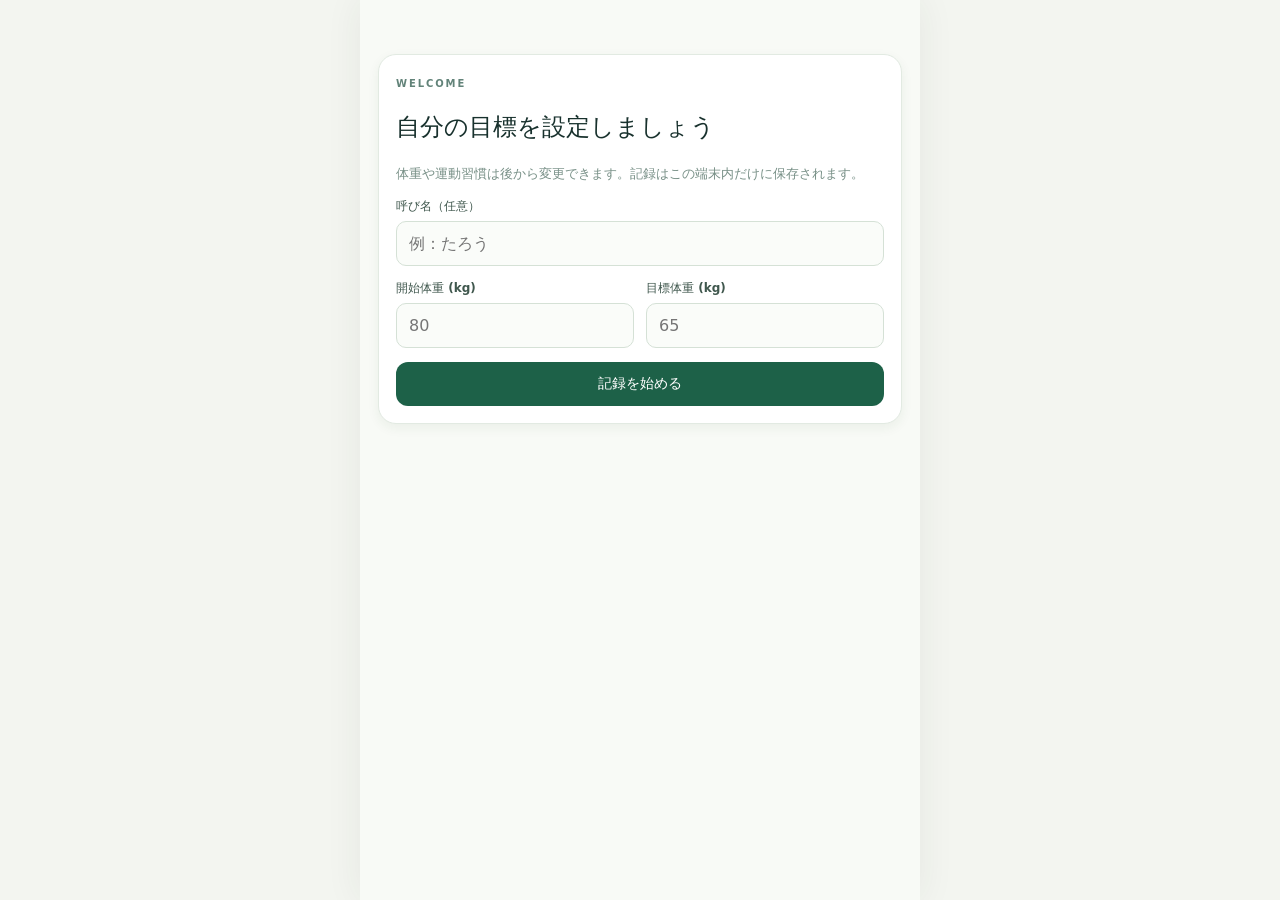
<file: index.html>
<!doctype html><html lang="ja"><head><meta charset="utf-8"><meta name="viewport" content="width=device-width,initial-scale=1,viewport-fit=cover"><meta name="theme-color" content="#142a29"><meta name="description" content="目標・運動・食事を自分で設定できる健康記録アプリ"><link rel="manifest" href="./manifest.webmanifest"><link rel="icon" href="./icons/icon-192.png"><link rel="stylesheet" href="./style.css?v=30"><title>からだログ</title></head><body><div class="shell"><section id="welcome" class="welcome" hidden><div class="panel"><span class="eyebrow">WELCOME</span><h2>自分の目標を設定しましょう</h2><p class="muted">体重や運動習慣は後から変更できます。記録はこの端末内だけに保存されます。</p><form id="welcomeForm"><label>呼び名（任意）<input id="welcomeName" maxlength="30" placeholder="例：たろう"></label><div class="two"><label>開始体重 (kg)<input type="number" id="welcomeStart" min="30" max="250" step="0.1" required placeholder="80"></label><label>目標体重 (kg)<input type="number" id="welcomeGoal" min="30" max="250" step="0.1" required placeholder="65"></label></div><button class="primary" type="submit">記録を始める</button></form></div></section><header><div><span class="eyebrow" id="greeting">MY HEALTH JOURNEY</span><h1>からだログ <span>↗</span></h1><p id="todayLabel"></p></div><button class="iconbtn" id="installBtn" hidden>アプリを追加</button></header><main><section id="home" class="page active"><div class="hero"><div class="hero-top"><div><small>最新の体重</small><div class="weight" id="latestWeight">80.0 <span>kg</span></div></div><div class="target"><small>目標体重</small><strong id="heroGoal">65.0 kg</strong></div></div><div class="track"><div id="progressFill"></div></div><div class="hero-bottom"><span id="remaining">あと15.0kg</span><span id="progressPct">0% 達成</span></div></div><div class="section-head"><h2>今日のプラン</h2><span class="pill" id="dayBadge"></span></div><div class="plan" id="planCards"></div><div class="section-head"><h2>今日の記録</h2><span class="muted">約1分</span></div><form id="entryForm" class="panel"><label>記録日 <input type="date" id="entryDate" required></label><div class="two"><label>朝の体重 (kg)<input id="weight" type="number" min="30" max="250" step="0.1" placeholder="例 79.8"></label><label>歩数<input id="steps" type="number" min="0" max="100000" step="1" placeholder="例 8500"></label></div><div class="two"><label>ゴルフ練習 (分)<input id="golf" type="number" min="0" max="600" step="5" placeholder="例 60"></label><label>ビール (350ml換算本数)<input id="beer" type="number" min="0" max="30" step="0.5" placeholder="例 2"></label></div><div class="checks"><label><input type="checkbox" id="strength"> 筋トレを実施</label><label><input type="checkbox" id="ramen"> ラーメンを食べた</label><label><input type="checkbox" id="soup"> スープを控えめにした</label></div><label>夕食<input id="dinner" maxlength="100" placeholder="例：焼き鳥＋サラダ"></label><label>メモ（任意）<textarea id="memo" rows="2" maxlength="500" placeholder="体調、外食、ゴルフの調子など"></textarea></label><button class="primary" type="submit">今日の記録を保存</button><p class="feedback" id="saveMessage" role="status"></p></form></section><section id="workout" class="page"><div class="section-head"><h2>筋トレメニュー</h2><span class="pill">週2回・15〜20分</span></div><div class="panel"><h3 id="workoutTitle">今日の筋トレ</h3><p class="muted" id="workoutIntro"></p><label>確認する日付<input type="date" id="workoutDate"></label><div class="workout-progress"><div class="track"><div id="workoutProgress"></div></div><p class="muted tiny" id="workoutCount">0 / 6 種目完了</p></div></div><div id="workoutExercises" class="workout-list"></div><div class="panel"><p class="muted">痛みが出る動きは中止してください。最初は各1セットでもOK。肩を長く伸ばすストレッチはゴルフ練習後がおすすめです。</p><button type="button" class="secondary" id="resetWorkout">この日のチェックをリセット</button></div></section><section id="history" class="page"><div class="section-head"><h2>体重の推移</h2><span class="pill">7日平均</span></div><div class="panel"><div id="chartEmpty" class="muted">体重を記録するとグラフが表示されます。</div><svg id="weightChart" viewBox="0 0 340 200" role="img" aria-label="体重推移グラフ" style="display:none;width:100%"></svg><p class="muted tiny">点：日ごとの体重　線：7日間の移動平均</p></div><div class="section-head"><h2>最近の記録</h2></div><div id="historyList" class="list"></div></section><section id="insights" class="page"><div class="section-head"><h2>直近7日間</h2></div><div class="stats" id="stats"></div><div class="panel"><h3>今週の振り返り</h3><p id="insightText" class="muted"></p></div><div class="panel"><h3>基本方針</h3><p><span id="policyText"></span></p><p class="muted tiny">摂取エネルギーは当初1日平均1,900〜2,100kcalを目安にし、体重の7日平均や体調で調整。食事のカロリーは自動推定していません。</p></div></section><section id="settings" class="page"><div class="section-head"><h2>設定とバックアップ</h2></div><div class="panel"><h3>自分のプロフィール</h3><label>呼び名<input id="profileName" maxlength="30" placeholder="任意"></label><div class="two"><label>年齢（任意）<input id="profileAge" type="number" min="10" max="110"></label><label>身長 cm（任意）<input id="profileHeight" type="number" min="100" max="230" step="0.1"></label></div><label>歩数の目標（歩/日）<input id="profileSteps" type="number" min="1000" max="40000" step="500"></label><label>普段の運動（自由入力）<input id="profileActivity" maxlength="80" placeholder="例：ゴルフ打ちっぱなし60分"></label><label>運動する曜日</label><div id="activityDays" class="day-select"></div><label>筋トレする曜日</label><div id="strengthDays" class="day-select"></div><label>昼食の方針<input id="profileLunch" maxlength="140" placeholder="例：外食、野菜も意識"></label><label>夕食の方針<input id="profileDinner" maxlength="140" placeholder="例：肉＋野菜"></label><label>飲み物の目標（自由入力）<input id="profileDrink" maxlength="120" placeholder="例：ビールは2本以内"></label><button id="saveProfile" type="button" class="primary">プロフィールを保存</button></div><div class="panel"><label>開始時体重 (kg)<input type="number" id="startWeight" min="30" max="250" step="0.1" value="80"></label><label>目標体重 (kg)<input type="number" id="goalWeight" min="30" max="250" step="0.1" value="65"></label><button id="saveSettings" class="primary" type="button">目標を保存</button></div><div class="panel"><h3>データの保存</h3><p class="muted">記録はこのブラウザの端末内ストレージに保存されます。別の端末とは同期されません。定期的にバックアップしてください。</p><button id="exportCsv" class="secondary" type="button">CSVを書き出す</button><button id="exportJson" class="secondary" type="button">バックアップ(JSON)</button><label class="import">バックアップを復元<input type="file" id="importJson" accept="application/json,.json"></label><button id="clearData" class="danger" type="button">すべての記録を削除</button></div><div class="panel"><h3>インストール方法</h3><p class="muted">HTTPSで公開後、AndroidのChromeで開き、右上の「︙」→「アプリをインストール」または「ホーム画面に追加」を選択します。</p></div><p class="tiny muted">健康管理の参考用で、医療機器ではありません。体調不良、強い疲労、飲酒を減らした際の震えや発汗などがある場合は医療者に相談してください。</p></section></main><nav aria-label="メインメニュー"><button data-page="home" class="active">⌂<span>今日</span></button><button data-page="workout">💪<span>筋トレ</span></button><button data-page="history">⌁<span>体重</span></button><button data-page="insights">▥<span>週間</span></button><button data-page="settings">⚙<span>設定</span></button></nav></div><script src="./app.js?v=30" defer></script></body></html>
</file>
<file: style.css>
:root{font-family:system-ui,-apple-system,"Noto Sans JP",sans-serif;color:#18312d;background:#f3f5f0;font-synthesis:none}*{box-sizing:border-box}body{margin:0}.shell{max-width:560px;margin:auto;min-height:100dvh;background:#f8faf6;padding:24px 18px 104px}header{display:flex;justify-content:space-between;align-items:start;margin-bottom:24px}.eyebrow{font-size:10px;font-weight:800;letter-spacing:.19em;color:#628379}h1{font-size:29px;letter-spacing:-.04em;margin:5px 0 3px}h1 span{color:#79a86e}header p{margin:0;color:#789087;font-size:13px}.iconbtn{border:1px solid #bcd0c3;border-radius:12px;background:#fff;padding:10px;font-weight:700;color:#225443}.hero{background:linear-gradient(135deg,#163b35,#2b6250);color:white;border-radius:22px;padding:23px;box-shadow:0 12px 26px #1c45321c}.hero-top,.hero-bottom{display:flex;justify-content:space-between;align-items:end}.hero small{font-size:12px;color:#c3dfd2}.weight{font-size:43px;font-weight:800;letter-spacing:-.06em;margin-top:3px}.weight span{font-size:18px;font-weight:500}.target{text-align:right;padding-bottom:7px}.target strong{display:block;font-size:18px;margin-top:7px}.track{height:9px;background:#ffffff30;border-radius:99px;margin:19px 0 10px;overflow:hidden}.track div{height:100%;background:#b8e68d;border-radius:99px;transition:width .3s}.hero-bottom{font-size:12px;color:#d5e6db}.section-head{display:flex;justify-content:space-between;align-items:center;margin:24px 1px 12px}.section-head h2{font-size:18px;margin:0}.pill{background:#e4eee6;color:#3b6952;border-radius:30px;padding:6px 11px;font-size:11px;font-weight:700}.plan{display:grid;gap:9px}.plan-card{display:flex;gap:12px;align-items:start;padding:14px;background:#fff;border:1px solid #e4ebe4;border-radius:15px}.plan-card .emoji{font-size:24px;min-width:30px}.plan-card strong{font-size:14px}.plan-card p{margin:4px 0 0;color:#647b70;font-size:12px;line-height:1.6}.panel{background:white;border:1px solid #e2eae2;border-radius:18px;padding:17px;margin-bottom:13px;box-shadow:0 4px 12px #274c2710}form{display:grid;gap:13px}label{font-size:12px;font-weight:700;display:block;color:#40584e}input:not([type=checkbox]):not([type=file]),select,textarea{display:block;width:100%;border:1px solid #d5e1d6;border-radius:10px;background:#fafcf9;padding:12px;font-size:16px;color:#213b30;margin-top:6px;font-family:inherit}.two{display:grid;grid-template-columns:1fr 1fr;gap:12px}.checks{display:grid;gap:12px;padding:5px 0}.checks label{font-size:13px}.checks input{accent-color:#237650;transform:scale(1.2);margin-right:8px}.primary,.secondary,.danger,.import{display:block;width:100%;border:0;border-radius:12px;padding:13px 12px;font-size:14px;font-weight:800;cursor:pointer;text-align:center}.primary{background:#1d6148;color:white}.secondary{background:#e8f1e9;color:#245e43;margin-top:10px}.danger{background:#fff0ef;color:#ad3d39;margin-top:15px}.import{background:#e8f1e9;color:#245e43;margin-top:10px}.import input{display:none}.feedback{margin:0;text-align:center;font-size:12px;color:#1c7b50;min-height:15px}.muted{color:#789087;font-size:13px;line-height:1.7}.tiny{font-size:11px}.page{display:none}.page.active{display:block}.list{display:grid;gap:9px}.history-row{background:white;border:1px solid #e4ebe4;border-radius:13px;padding:13px;display:flex;justify-content:space-between;gap:12px}.history-row strong{font-size:14px}.history-row p{margin:5px 0 0;font-size:11px;color:#789087}.stats{display:grid;grid-template-columns:1fr 1fr;gap:10px;margin-bottom:15px}.stat{padding:16px;background:white;border:1px solid #e4ebe4;border-radius:16px}.stat strong{display:block;font-size:24px;margin:7px 0}.stat small{font-size:11px;color:#789087}h3{margin:0 0 10px;font-size:15px}.panel p{line-height:1.7;font-size:13px}nav{position:fixed;bottom:0;left:50%;transform:translateX(-50%);width:min(560px,100%);display:flex;background:#fff;border-top:1px solid #e0e9e0;padding:9px 8px calc(9px + env(safe-area-inset-bottom));box-shadow:0 -5px 24px #2341230a}nav button{flex:1;background:transparent;border:0;color:#82958b;font-size:23px;display:flex;flex-direction:column;align-items:center;gap:2px;cursor:pointer}nav button span{font-size:10px;font-weight:700}nav button.active{color:#1b714d}#weightChart text{font-size:10px;fill:#80958b}#weightChart .line{fill:none;stroke:#25845d;stroke-width:3;stroke-linecap:round;stroke-linejoin:round}#weightChart .gridline{stroke:#e0e9e1;stroke-width:1}#weightChart circle{fill:#25845d}#weightChart .dotline{fill:none;stroke:#9dc9a9;stroke-width:1.5;stroke-dasharray:4 4}@media(min-width:600px){.shell{box-shadow:0 0 35px #253d2412}}

/* Workout guide v2 */
.workout-list{display:grid;gap:12px;margin-bottom:16px}.exercise-card{background:#fff;border:1px solid #e2eae2;border-radius:17px;padding:16px}.exercise-top{display:flex;align-items:center;gap:12px}.exercise-icon{font-size:26px;background:#eaf3e9;border-radius:12px;padding:8px}.exercise-title{display:grid;gap:3px}.exercise-title strong{font-size:15px}.exercise-title small{color:#71877a;font-size:11px}.exercise-dose{font-size:15px;font-weight:800;color:#216447;margin:12px 0}.exercise-card p{font-size:13px;line-height:1.7;margin:8px 0}.exercise-tip{color:#637e6d}.exercise-check{display:flex;align-items:center;gap:10px;background:#eef6ed;padding:12px;border-radius:11px;margin-top:12px;font-size:14px}.exercise-check input{width:19px;height:19px;accent-color:#1d6148}.workout-progress .track{height:8px;background:#e3eee4;margin-bottom:5px}.workout-progress .track div{height:100%;background:#3c9564;border-radius:20px}.workout-progress{margin-top:12px}nav button{font-size:20px}nav button span{font-size:10px}

.day-select{display:flex;flex-wrap:wrap;gap:8px;margin:8px 0 16px}.day-select label{padding:9px 10px;background:#e8f1e9;border-radius:10px;font-size:13px}.day-select input{accent-color:#237650;margin-right:4px}.welcome{padding-top:30px}.welcome[hidden]{display:none}#welcomeForm{display:grid;gap:14px}.panel h3{margin-top:0}

/* Keep onboarding-only controls out of the main navigation. */
[hidden]{display:none!important}
.two>*{min-width:0}
.plan-card>div{min-width:0;overflow-wrap:anywhere}
</file>
